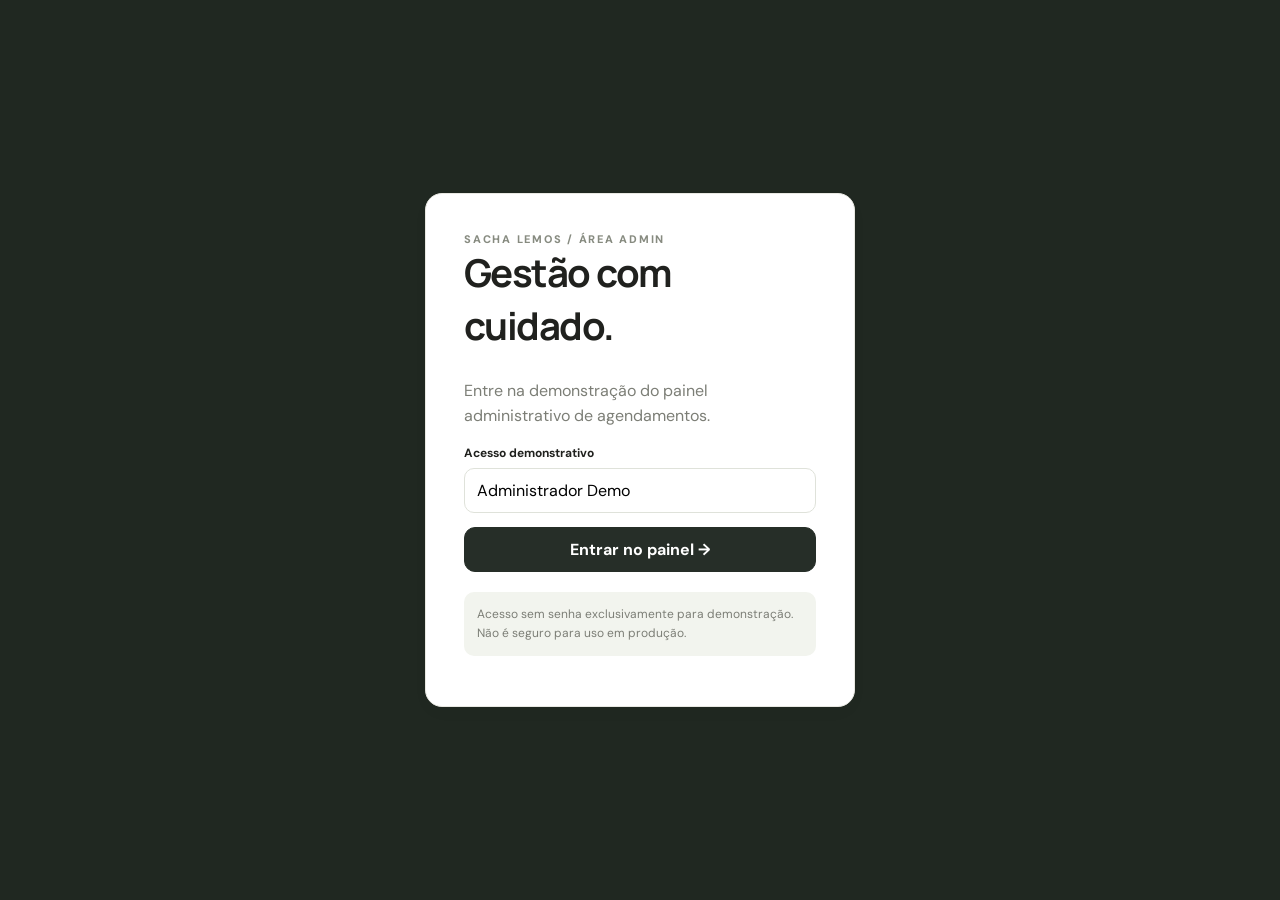
<file: admin.html>
<!doctype html><html lang="pt-BR"><head><meta charset="utf-8"><meta name="viewport" content="width=device-width,initial-scale=1"><title>Gestão | Sacha Lemos</title><link rel="stylesheet" href="admin.css"></head><body><div id="root"></div><script src="admin.js"></script></body></html>
</file>
<file: admin.css>
@import url('https://fonts.googleapis.com/css2?family=DM+Sans:wght@400;500;600;700&family=Manrope:wght@400;500;600;700;800&display=swap');:root{--bg:#f5f4f0;--ink:#20211e;--muted:#7c7e76;--line:#e8e8e2;--accent:#262e28}*{box-sizing:border-box}body{margin:0;background:var(--bg);color:var(--ink);font-family:'DM Sans',sans-serif}button,input,select,textarea{font:inherit}button{cursor:pointer}button:disabled{opacity:.4;cursor:not-allowed}h1,h2,h3,p{margin-top:0}h1,h2,h3{font-family:Manrope,sans-serif;letter-spacing:-.04em}h1{font-size:clamp(27px,3vw,40px)}h2{font-size:22px}.shell{display:grid;grid-template-columns:245px minmax(0,1fr);min-height:100vh}.side{background:#1d231f;color:white;padding:30px 18px;position:sticky;top:0;height:100vh;display:flex;flex-direction:column}.brand{font-weight:800;letter-spacing:.12em;padding:9px 12px 30px;font-size:18px}.brand small{display:block;letter-spacing:.16em;font-size:9px;color:#9faea1;margin-top:5px}.nav{display:grid;gap:5px}.nav button{border:0;text-align:left;background:transparent;color:#bbc7bc;padding:14px 15px;border-radius:11px}.nav button.active,.nav button:hover{background:#354239;color:white}.side-bottom{margin-top:auto;font-size:12px;color:#aebbb0;line-height:1.8;padding:12px}.side-bottom a{color:white}.main{min-width:0;padding:34px clamp(16px,4vw,56px) 80px}.top{display:flex;justify-content:space-between;align-items:center;gap:15px;margin-bottom:30px}.kicker{font-size:11px;letter-spacing:.16em;text-transform:uppercase;color:#878b80;font-weight:800}.top p{color:var(--muted);margin-bottom:0}.top-actions{display:flex;gap:8px;flex-wrap:wrap}.btn{border:1px solid var(--line);border-radius:11px;background:white;padding:11px 15px;font-weight:700;color:var(--ink)}.btn.dark{background:var(--accent);color:white;border-color:var(--accent)}.btn.danger{color:#a23939}.btn:hover{transform:translateY(-2px);box-shadow:0 6px 22px #1d231f13}.grid{display:grid;grid-template-columns:repeat(4,minmax(0,1fr));gap:15px}.card{background:white;border:1px solid var(--line);border-radius:17px;padding:22px;box-shadow:0 6px 20px #1b201b05;animation:rise .45s both}.metric small{display:block;color:var(--muted);font-weight:700}.metric strong{display:block;font-size:36px;margin:16px 0 8px;letter-spacing:-.05em}.metric span{font-size:12px;color:#6e766b}.split{display:grid;grid-template-columns:1.5fr 1fr;gap:16px;margin-top:16px}.section-title{display:flex;justify-content:space-between;align-items:center;gap:12px;margin-bottom:18px}.section-title h2{margin:0}.table-wrap{overflow:auto}.table{width:100%;border-collapse:collapse;min-width:640px}.table th{text-align:left;font-size:11px;letter-spacing:.08em;text-transform:uppercase;color:var(--muted);padding:14px 10px;border-bottom:1px solid var(--line)}.table td{padding:17px 10px;border-bottom:1px solid #f1f1ed;font-size:13px;vertical-align:middle}.table tr:last-child td{border-bottom:0}.table td strong{display:block;margin-bottom:4px}.table td small{color:var(--muted)}.pill{display:inline-block;background:#e8f4eb;color:#28713e;border-radius:99px;padding:5px 9px;font-size:11px;font-weight:800}.pill.cancel{background:#fae9e9;color:#a23c3c}.pill.done{background:#e8eaf9;color:#444f92}.pill.other{background:#f6eddc;color:#8c652a}.actions{display:flex;gap:6px;flex-wrap:wrap}.actions .btn{font-size:11px;padding:8px}.toolbar{display:flex;flex-wrap:wrap;gap:10px;margin-bottom:18px}.field{display:grid;gap:7px;margin-bottom:14px}.field label{font-size:12px;font-weight:700}.field input,.field select,.field textarea,.toolbar input,.toolbar select{width:100%;border:1px solid #dfe2da;background:white;border-radius:10px;padding:11px 12px;outline:none}.field input:focus,.field select:focus,.field textarea:focus{border-color:#607c68}.toolbar input{max-width:300px}.toolbar select{max-width:220px}.two{display:grid;grid-template-columns:1fr 1fr;gap:13px}.empty{text-align:center;color:var(--muted);padding:38px 12px}.mini{padding:14px 0;border-bottom:1px solid var(--line)}.mini:last-child{border:0}.mini b{display:block}.mini small{color:var(--muted)}.overlay{position:fixed;inset:0;background:#0a120b8a;z-index:10;display:grid;place-items:center;padding:15px}.modal{background:white;border-radius:20px;padding:28px;width:min(550px,100%);max-height:90vh;overflow:auto;box-shadow:0 25px 80px #0003}.modal-head{display:flex;justify-content:space-between;align-items:center}.modal-head button{border:0;background:none;font-size:25px}.check-list{display:grid;grid-template-columns:1fr 1fr;gap:8px;margin:10px 0 18px}.check-list label{padding:10px;background:#f6f6f2;border-radius:9px;font-size:12px}.login{min-height:100vh;display:grid;place-items:center;padding:20px;background:#202821}.login .card{max-width:430px;width:100%;padding:38px}.login p{color:var(--muted);line-height:1.6}.note{padding:13px;background:#f2f4ee;border-radius:10px;font-size:12px;color:#667065;line-height:1.6}.notice{margin-top:18px;color:#7a7e75;font-size:12px}.bar{height:9px;background:#eaece6;border-radius:20px;overflow:hidden;margin-top:10px}.bar i{display:block;height:100%;background:#526b57;border-radius:20px}.calendar{display:grid;grid-template-columns:repeat(7,1fr);gap:7px}.day{border:1px solid var(--line);background:#fff;border-radius:11px;min-height:80px;text-align:left;padding:9px;font-size:12px}.day.today{border-color:#57715c}.day b{display:block}.day span{display:block;font-size:10px;color:#67816c;margin-top:8px}.day:hover{background:#f1f6f0}.legend{display:flex;gap:12px;flex-wrap:wrap;color:var(--muted);font-size:12px;margin:15px 0}.mobile-head{display:none}@keyframes rise{from{opacity:0;transform:translateY(12px)}to{opacity:1;transform:translateY(0)}}@media(max-width:1100px){.grid{grid-template-columns:repeat(2,1fr)}.split{grid-template-columns:1fr}}@media(max-width:750px){.shell{display:block}.side{position:relative;height:auto;padding:12px}.brand{padding:9px}.nav{display:flex;overflow:auto;gap:5px}.nav button{white-space:nowrap;font-size:12px;padding:10px}.side-bottom{display:none}.main{padding:22px 15px 60px}.top{align-items:flex-start;flex-direction:column}.grid{gap:9px}.card{padding:15px}.metric strong{font-size:28px}.two{grid-template-columns:1fr}.calendar{gap:3px}.day{min-height:56px;padding:5px;font-size:10px}.day span{font-size:9px}.check-list{grid-template-columns:1fr}}
</file>
